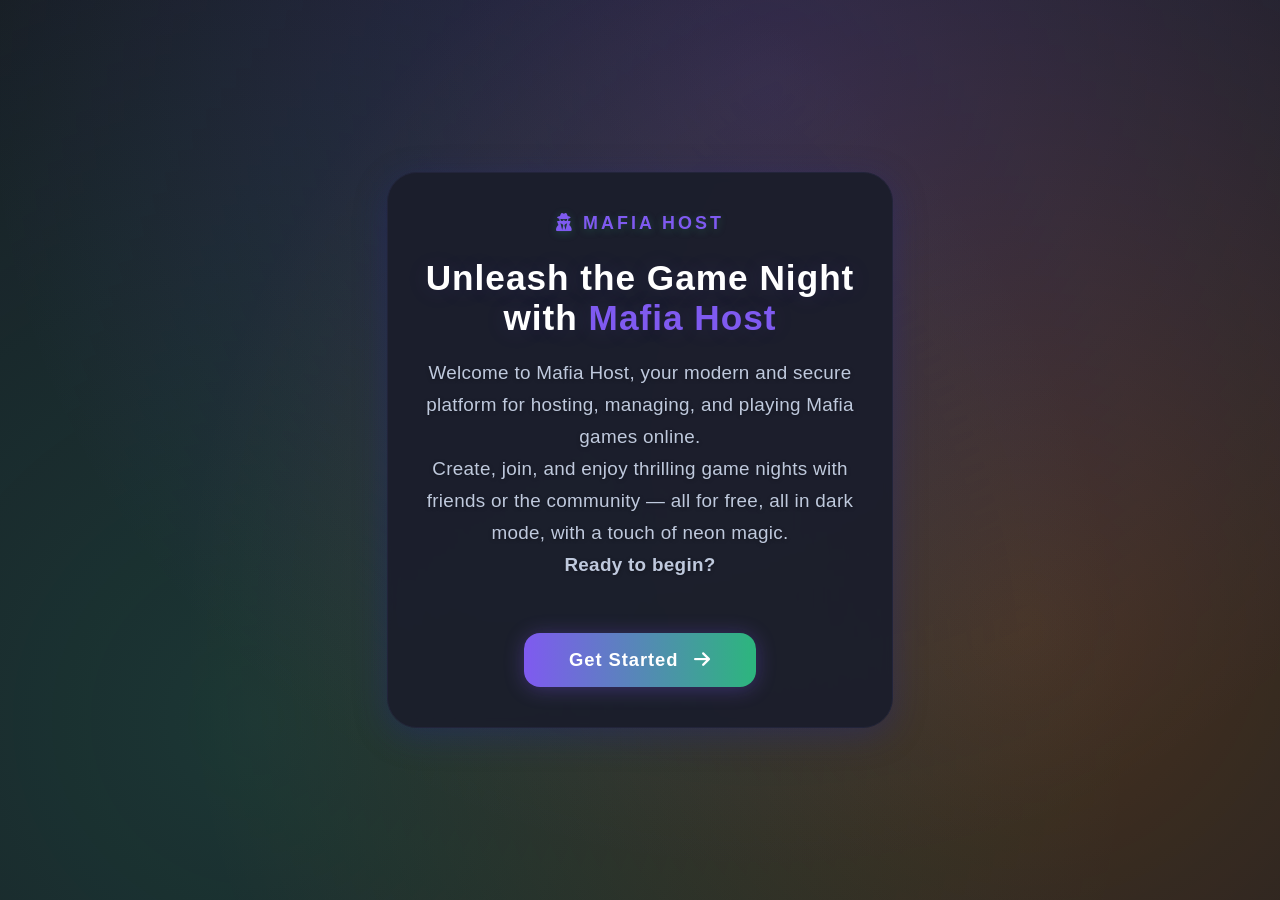
<file: public/index.html>
<!DOCTYPE html>
<html lang="en">
<head>
  <meta charset="UTF-8">
  <title>Mafia Host - Welcome</title>
  <meta name="viewport" content="width=device-width, initial-scale=1.0">
  <link rel="icon" type="image/x-icon" href="favicon.ico">
  <link rel="stylesheet" href="https://cdnjs.cloudflare.com/ajax/libs/font-awesome/6.0.0-beta3/css/all.min.css">
  <style>
    :root {
      --primary-bg: #181c25;
      --accent: #7f5af0;
      --text-light: #fff;
      --card-bg: rgba(27, 30, 44, 0.95);
      --btn-gradient: linear-gradient(90deg, #7f5af0 0%, #2cb67d 100%);
      --neo-shadow: 0 8px 32px 0 rgba(31, 38, 135, 0.35);
    }
    html, body {
      height: 100%;
      margin: 0;
      padding: 0;
      background: var(--primary-bg);
      color: var(--text-light);
      font-family: 'Poppins', Arial, sans-serif;
      min-height: 100vh;
      overflow-x: hidden;
    }
    .snowflake {
      position: fixed;
      color: #fff;
      user-select: none;
      z-index: 2;
      pointer-events: none;
      opacity: 0.8;
      font-size: 1.3em;
      animation: fall linear infinite;
    }
    @keyframes fall {
      0% {
        transform: translateY(-100vh) rotate(0deg);
        opacity: 0.7;
      }
      80% {
        opacity: 1;
      }
      100% {
        transform: translateY(110vh) rotate(360deg);
        opacity: 0.2;
      }
    }
    .neo-bg {
      position: fixed;
      top: 0; left: 0;
      width: 100vw; height: 100vh;
      z-index: 0;
      pointer-events: none;
      background: radial-gradient(circle at 60% 10%, #7f5af033 0%, transparent 70%),
                  radial-gradient(circle at 20% 80%, #2cb67d2d 0%, transparent 70%),
                  radial-gradient(circle at 80% 70%, #ff890633 0%, transparent 70%);
    }
    .container {
      position: relative;
      z-index: 3;
      min-height: 100vh;
      display: flex;
      align-items: center;
      justify-content: center;
    }
    .card {
      background: var(--card-bg);
      border-radius: 30px;
      box-shadow: var(--neo-shadow);
      padding: 2.5rem 2rem;
      max-width: 440px;
      margin: 2rem;
      text-align: center;
      backdrop-filter: blur(5px);
      border: 1.5px solid #22243a;
      position: relative;
    }
    .card h1 {
      font-size: 2.2rem;
      font-weight: 700;
      letter-spacing: 1px;
      margin-bottom: 1.2rem;
      color: var(--text-light);
      text-shadow: 0 1px 24px #7f5af022;
    }
    .card p {
      color: #bfc9dd;
      font-size: 1.18rem;
      margin-bottom: 2.5rem;
      letter-spacing: 0.3px;
      line-height: 1.7;
      text-shadow: 0 1px 4px #0005;
    }
    .get-started-btn {
      padding: 1rem 2.8rem;
      font-size: 1.15rem;
      font-weight: 600;
      color: #fff;
      background: var(--btn-gradient);
      border: none;
      border-radius: 16px;
      box-shadow: 0 2px 20px 0 #7f5af055;
      cursor: pointer;
      transition: background 0.2s, transform 0.18s;
      margin-top: 0.7rem;
      letter-spacing: 0.05em;
      outline: none;
      position: relative;
    }
    .get-started-btn:hover, .get-started-btn:focus {
      background: linear-gradient(90deg, #2cb67d 0%, #7f5af0 100%);
      transform: translateY(-3px) scale(1.04);
      color: #fff;
    }
    .get-started-btn i {
      margin-left: 0.6rem;
    }
    .brand {
      font-family: 'Poppins', Arial, sans-serif;
      font-size: 1.12rem;
      letter-spacing: 3px;
      color: #7f5af0;
      font-weight: 700;
      margin-bottom: 0.6rem;
      text-shadow: 0 2px 8px #2cb67d44;
      text-transform: uppercase;
      display: block;
    }
    @media (max-width: 600px) {
      .card {
        max-width: 98vw;
        padding: 1.5rem 0.5rem;
      }
      .card h1 {
        font-size: 1.38rem;
      }
      .card p {
        font-size: 1rem;
      }
    }
  </style>
</head>
<body>
  <div class="neo-bg"></div>
  <div class="container">
    <div class="card">
      <span class="brand"><i class="fas fa-user-secret"></i> Mafia Host</span>
      <h1>Unleash the Game Night<br>with <span style="color:#7f5af0;">Mafia Host</span></h1>
      <p>
        Welcome to Mafia Host, your modern and secure platform for hosting, managing, and playing Mafia games online.<br>
        Create, join, and enjoy thrilling game nights with friends or the community &mdash; all for free, all in dark mode, with a touch of neon magic.<br>
        <strong>Ready to begin?</strong>
      </p>
      <button class="get-started-btn" id="getStartedBtn">
        Get Started <i class="fas fa-arrow-right"></i>
      </button>
    </div>
  </div>
  <!-- Snowflakes -->
  <script>
    // Snowflake characters for variety
    const snowflakes = ["❄","❅","❆","✻","✼","*"];
    const snowflakeCount = Math.floor(window.innerWidth / 32) + 12;

    for(let i=0; i<snowflakeCount; i++) {
      let el = document.createElement('span');
      el.className = 'snowflake';
      el.innerHTML = snowflakes[Math.floor(Math.random()*snowflakes.length)];
      el.style.left = Math.random() * 100 + 'vw';
      el.style.fontSize = (Math.random() * 1.7 + 0.6) + 'em';
      el.style.animationDuration = (Math.random() * 5 + 8) + 's';
      el.style.opacity = Math.random() * 0.6 + 0.25;
      el.style.animationDelay = (Math.random() * 10) + 's';
      document.body.appendChild(el);
    }
  </script>
  <script>
    document.getElementById('getStartedBtn').onclick = function() {
      window.location.href = "signup.html";
    }
  </script>
</body>
</html>
</file>
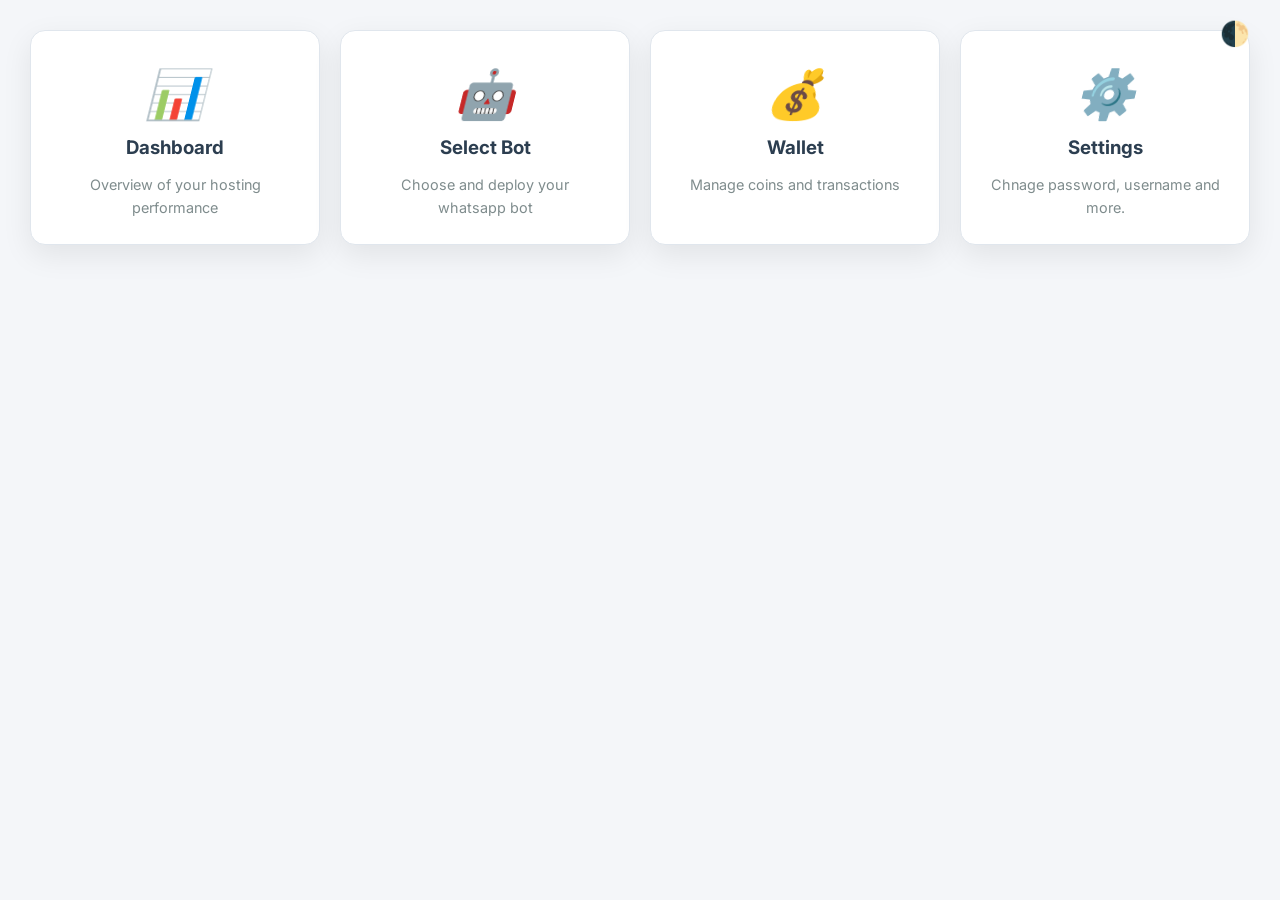
<file: public/navigation.html>
<!DOCTYPE html>
<html lang="en">
<head>
    <meta charset="UTF-8">
    <meta name="viewport" content="width=device-width,initial-scale=1">
    <title>TalkDrove Host Dashboard</title>
    <link href="https://fonts.googleapis.com/css2?family=Inter:wght@300;400;500;600;700&display=swap" rel="stylesheet">
    <style>
        :root {
            /* Light Theme Colors */
            --bg-light: #f4f6f9;
            --bg-card-light: #ffffff;
            --text-primary-light: #2c3e50;
            --text-secondary-light: #7f8c8d;
            --primary-light: #3498db;
            --primary-hover-light: #2980b9;
            --border-light: #e0e6ed;

            /* Dark Theme Colors */
            --bg-dark: #121826;
            --bg-card-dark: #1e2433;
            --text-primary-dark: #e6e6e6;
            --text-secondary-dark: #a0aec0;
            --primary-dark: #4a90e2;
            --primary-hover-dark: #5499c7;
            --border-dark: #2d3748;

            /* Global Transitions */
            --transition: all 0.3s cubic-bezier(0.25, 0.46, 0.45, 0.94);
        }

        /* Theme Switch */
        body {
            --bg: var(--bg-light);
            --bg-card: var(--bg-card-light);
            --text-primary: var(--text-primary-light);
            --text-secondary: var(--text-secondary-light);
            --primary: var(--primary-light);
            --primary-hover: var(--primary-hover-light);
            --border: var(--border-light);
        }

        body.dark-theme {
            --bg: var(--bg-dark);
            --bg-card: var(--bg-card-dark);
            --text-primary: var(--text-primary-dark);
            --text-secondary: var(--text-secondary-dark);
            --primary: var(--primary-dark);
            --primary-hover: var(--primary-hover-dark);
            --border: var(--border-dark);
        }

        * {
            margin: 0;
            padding: 0;
            box-sizing: border-box;
            transition: var(--transition);
        }

        body {
            font-family: 'Inter', -apple-system, BlinkMacSystemFont, 'Segoe UI', Roboto, sans-serif;
            background-color: var(--bg);
            color: var(--text-primary);
            line-height: 1.6;
        }

        .container {
            display: flex;
            min-height: 100vh;
            max-width: 1400px;
            margin: 0 auto;
        }

        .sidebar {
            width: 280px;
            background: linear-gradient(135deg, var(--primary), color-mix(in srgb, var(--primary) 70%, black));
            padding: 30px 20px;
            display: flex;
            flex-direction: column;
            color: white;
            transition: var(--transition);
        }

        .logo {
            display: flex;
            align-items: center;
            margin-bottom: 40px;
            font-size: 1.8rem;
            font-weight: 700;
            text-align: center;
            justify-content: center;
        }

        .nav-links {
            list-style: none;
            flex-grow: 1;
        }

        .nav-links li {
            margin-bottom: 15px;
        }

        .nav-links a {
            text-decoration: none;
            color: rgba(255,255,255,0.8);
            display: flex;
            align-items: center;
            padding: 12px 20px;
            border-radius: 10px;
            transition: var(--transition);
            font-weight: 500;
        }

        .nav-links a:hover {
            background-color: rgba(255,255,255,0.2);
            color: white;
            transform: translateX(10px);
        }

        .nav-links a i {
            margin-right: 15px;
            font-size: 1.3rem;
            opacity: 0.8;
        }

        .main-content {
            flex-grow: 1;
            padding: 30px;
            overflow-y: auto;
            position: relative;
        }

        .theme-toggle {
            position: absolute;
            top: 20px;
            right: 30px;
            background: transparent;
            border: none;
            color: var(--text-primary);
            cursor: pointer;
            font-size: 1.5rem;
            transition: var(--transition);
        }

        .theme-toggle:hover {
            transform: rotate(180deg);
        }

        .dashboard-grid {
            display: grid;
            grid-template-columns: repeat(auto-fit, minmax(250px, 1fr));
            gap: 20px;
        }

        .dashboard-card {
            background: var(--bg-card);
            border-radius: 15px;
            padding: 25px;
            box-shadow: 0 10px 30px rgba(0,0,0,0.08);
            text-align: center;
            transition: var(--transition);
            cursor: pointer;
            border: 1px solid var(--border);
        }

        .dashboard-card:hover {
            transform: translateY(-10px);
            box-shadow: 0 15px 40px rgba(0,0,0,0.12);
        }

        .dashboard-card i {
            font-size: 3rem;
            margin-bottom: 15px;
            color: var(--primary);
        }

        .dashboard-card h3 {
            margin-bottom: 10px;
            color: var(--text-primary);
        }

        .dashboard-card p {
            color: var(--text-secondary);
            font-size: 0.9rem;
        }

        @media (max-width: 768px) {
            .container {
                flex-direction: column;
            }

            .sidebar {
                width: 100%;
                flex-direction: row;
                align-items: center;
                padding: 15px;
            }

            .logo {
                margin-bottom: 0;
                margin-right: 20px;
                font-size: 1.5rem;
            }

            .nav-links {
                display: flex;
                flex-grow: 1;
                justify-content: space-around;
            }

            .nav-links li {
                margin-bottom: 0;
            }

            .nav-links a {
                flex-direction: column;
                align-items: center;
                padding: 10px;
                font-size: 0.8rem;
            }

            .nav-links a i {
                margin-right: 0;
                margin-bottom: 5px;
            }

            .main-content {
                padding: 15px;
            }

            .dashboard-grid {
                grid-template-columns: 1fr;
            }

            .theme-toggle {
                top: 10px;
                right: 15px;
            }
        }
    </style>
</head>
<body>
    <div class="container">
    

        <main class="main-content">
            <button class="theme-toggle" aria-label="Toggle Theme">🌓</button>
            <div class="dashboard-grid">
                <div class="dashboard-card" data-href="/dashboard">
                    <i>📊</i>
                    <h3>Dashboard</h3>
                    <p>Overview of your hosting performance</p>
                </div>
                <div class="dashboard-card" data-href="/dashboard/select-bot">
                    <i>🤖</i>
                    <h3>Select Bot</h3>
                    <p>Choose and deploy your whatsapp bot</p>
                </div>
                <div class="dashboard-card" data-href="/dashboard/wallet">
                    <i>💰</i>
                    <h3>Wallet</h3>
                    <p>Manage coins and transactions</p>
                </div>
                <div class="dashboard-card" data-href="/dashboard/account-settings">
                    <i>⚙️</i>
                    <h3>Settings</h3>
                    <p>Chnage password, username and more.</p>
                </div>
            </div>
        </main>
    </div>

    <script>
        // Theme Toggle Functionality
        const themeToggle = document.querySelector('.theme-toggle');
        const body = document.body;

        // Check for saved theme preference or system preference
        const savedTheme = localStorage.getItem('talkdrove-theme');
        if (savedTheme) {
            body.classList.toggle('dark-theme', savedTheme === 'dark');
        } else if (window.matchMedia && window.matchMedia('(prefers-color-scheme: dark)').matches) {
            body.classList.add('dark-theme');
        }

        themeToggle.addEventListener('click', () => {
            body.classList.toggle('dark-theme');
            
            // Save theme preference
            const theme = body.classList.contains('dark-theme') ? 'dark' : 'light';
            localStorage.setItem('talkdrove-theme', theme);
        });

        // Card Click Handling
        document.querySelectorAll('.dashboard-card').forEach(card => {
            card.addEventListener('click', function() {
                window.location.href = this.getAttribute('data-href');
            });
        });
    </script>
</body>
</html>
</file>
